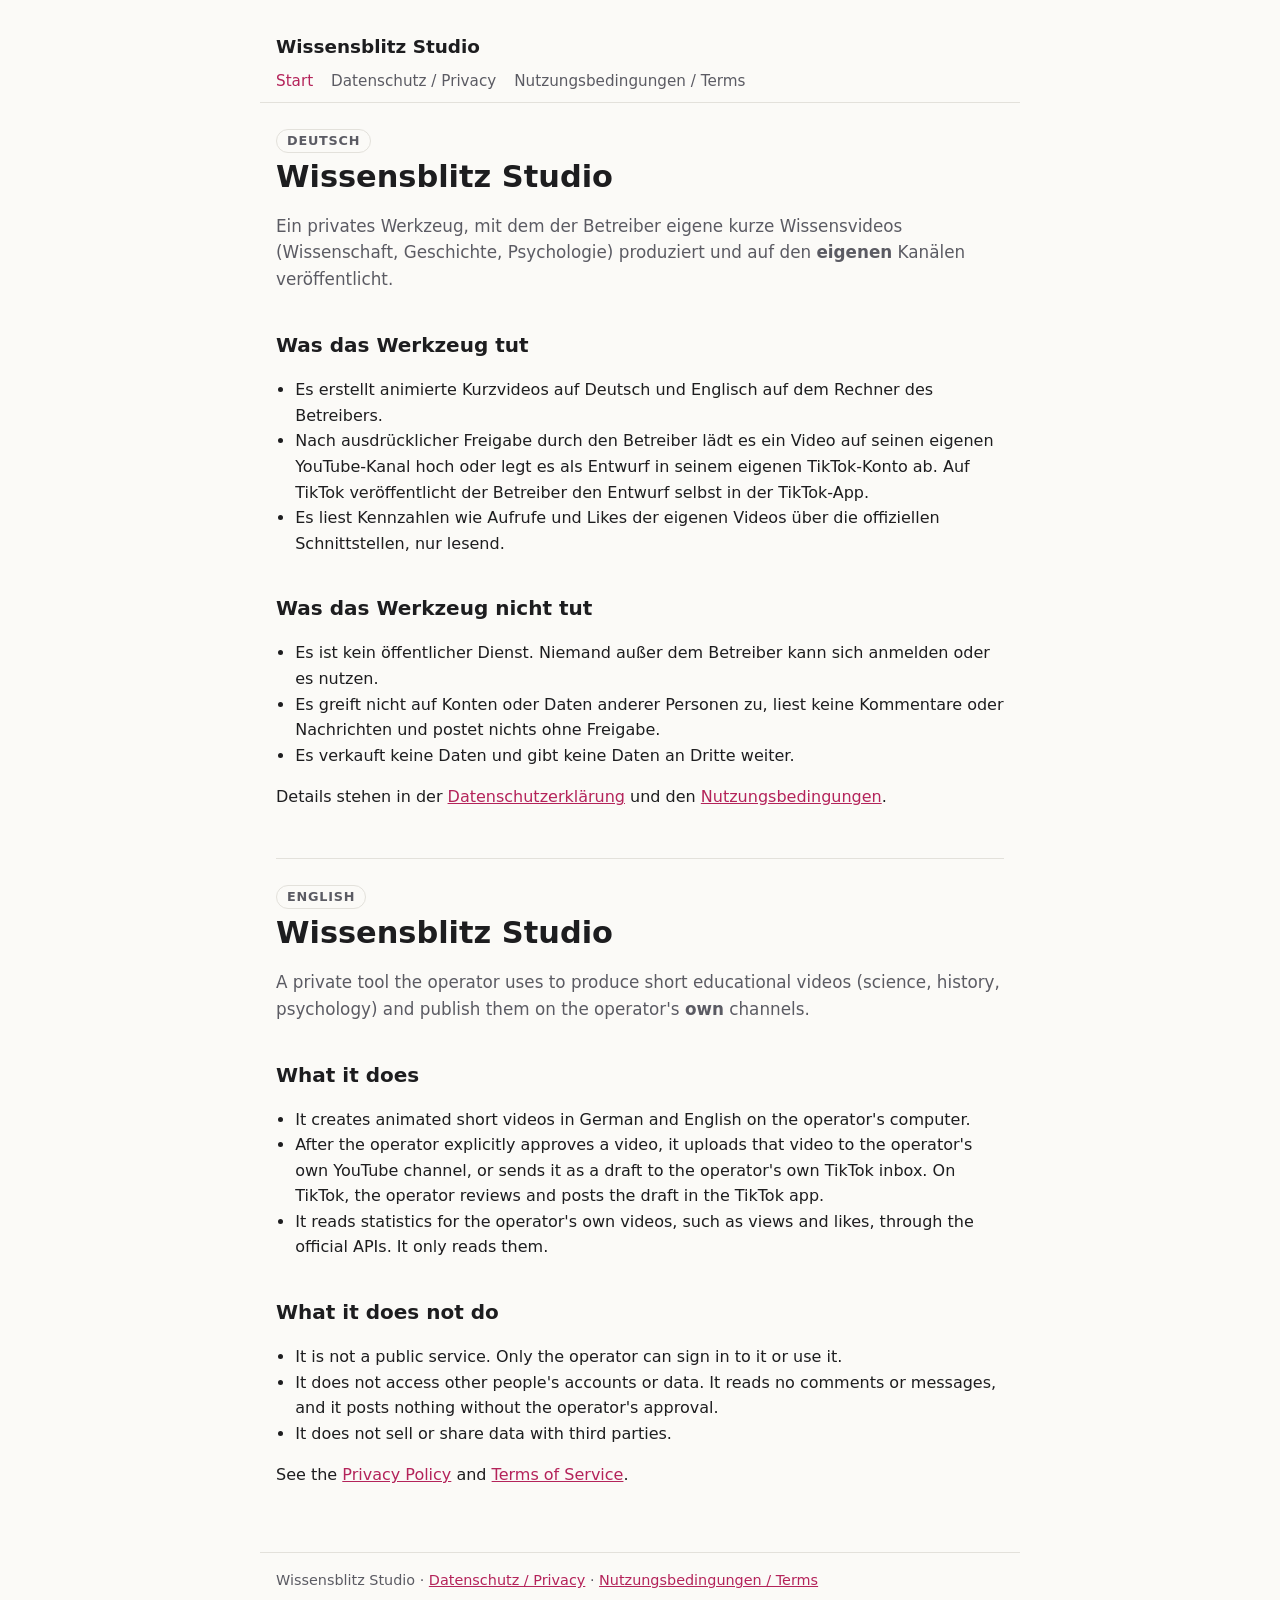
<file: index.html>
<!doctype html>
<html lang="de">
<head>
<meta charset="utf-8">
<meta name="robots" content="noindex, nofollow">
<meta name="viewport" content="width=device-width, initial-scale=1">
<title>Wissensblitz Studio</title>
<meta name="description" content="Wissensblitz Studio: a private tool for producing and publishing the operator's own short educational videos.">
<link rel="stylesheet" href="style.css">
</head>
<body>
<header>
  <a class="brand" href="index.html">Wissensblitz Studio</a>
  <nav>
    <a href="index.html" aria-current="page">Start</a>
    <a href="privacy.html">Datenschutz / Privacy</a>
    <a href="terms.html">Nutzungsbedingungen / Terms</a>
  </nav>
</header>
<main>
  <section class="lang-block" lang="de">
    <span class="lang">Deutsch</span>
    <h1>Wissensblitz Studio</h1>
    <p class="lead">Ein privates Werkzeug, mit dem der Betreiber eigene kurze Wissensvideos (Wissenschaft, Geschichte, Psychologie) produziert und auf den <strong>eigenen</strong> Kanälen veröffentlicht.</p>
    <h2>Was das Werkzeug tut</h2>
    <ul>
      <li>Es erstellt animierte Kurzvideos auf Deutsch und Englisch auf dem Rechner des Betreibers.</li>
      <li>Nach ausdrücklicher Freigabe durch den Betreiber lädt es ein Video auf seinen eigenen YouTube-Kanal hoch oder legt es als Entwurf in seinem eigenen TikTok-Konto ab. Auf TikTok veröffentlicht der Betreiber den Entwurf selbst in der TikTok-App.</li>
      <li>Es liest Kennzahlen wie Aufrufe und Likes der eigenen Videos über die offiziellen Schnittstellen, nur lesend.</li>
    </ul>
    <h2>Was das Werkzeug nicht tut</h2>
    <ul>
      <li>Es ist kein öffentlicher Dienst. Niemand außer dem Betreiber kann sich anmelden oder es nutzen.</li>
      <li>Es greift nicht auf Konten oder Daten anderer Personen zu, liest keine Kommentare oder Nachrichten und postet nichts ohne Freigabe.</li>
      <li>Es verkauft keine Daten und gibt keine Daten an Dritte weiter.</li>
    </ul>
    <p>Details stehen in der <a href="privacy.html">Datenschutzerklärung</a> und den <a href="terms.html">Nutzungsbedingungen</a>.</p>
  </section>

  <section class="lang-block" lang="en">
    <span class="lang">English</span>
    <h1>Wissensblitz Studio</h1>
    <p class="lead">A private tool the operator uses to produce short educational videos (science, history, psychology) and publish them on the operator's <strong>own</strong> channels.</p>
    <h2>What it does</h2>
    <ul>
      <li>It creates animated short videos in German and English on the operator's computer.</li>
      <li>After the operator explicitly approves a video, it uploads that video to the operator's own YouTube channel, or sends it as a draft to the operator's own TikTok inbox. On TikTok, the operator reviews and posts the draft in the TikTok app.</li>
      <li>It reads statistics for the operator's own videos, such as views and likes, through the official APIs. It only reads them.</li>
    </ul>
    <h2>What it does not do</h2>
    <ul>
      <li>It is not a public service. Only the operator can sign in to it or use it.</li>
      <li>It does not access other people's accounts or data. It reads no comments or messages, and it posts nothing without the operator's approval.</li>
      <li>It does not sell or share data with third parties.</li>
    </ul>
    <p>See the <a href="privacy.html">Privacy Policy</a> and <a href="terms.html">Terms of Service</a>.</p>
  </section>
</main>
<footer>Wissensblitz Studio · <a href="privacy.html">Datenschutz / Privacy</a> · <a href="terms.html">Nutzungsbedingungen / Terms</a></footer>
</body>
</html>
</file>
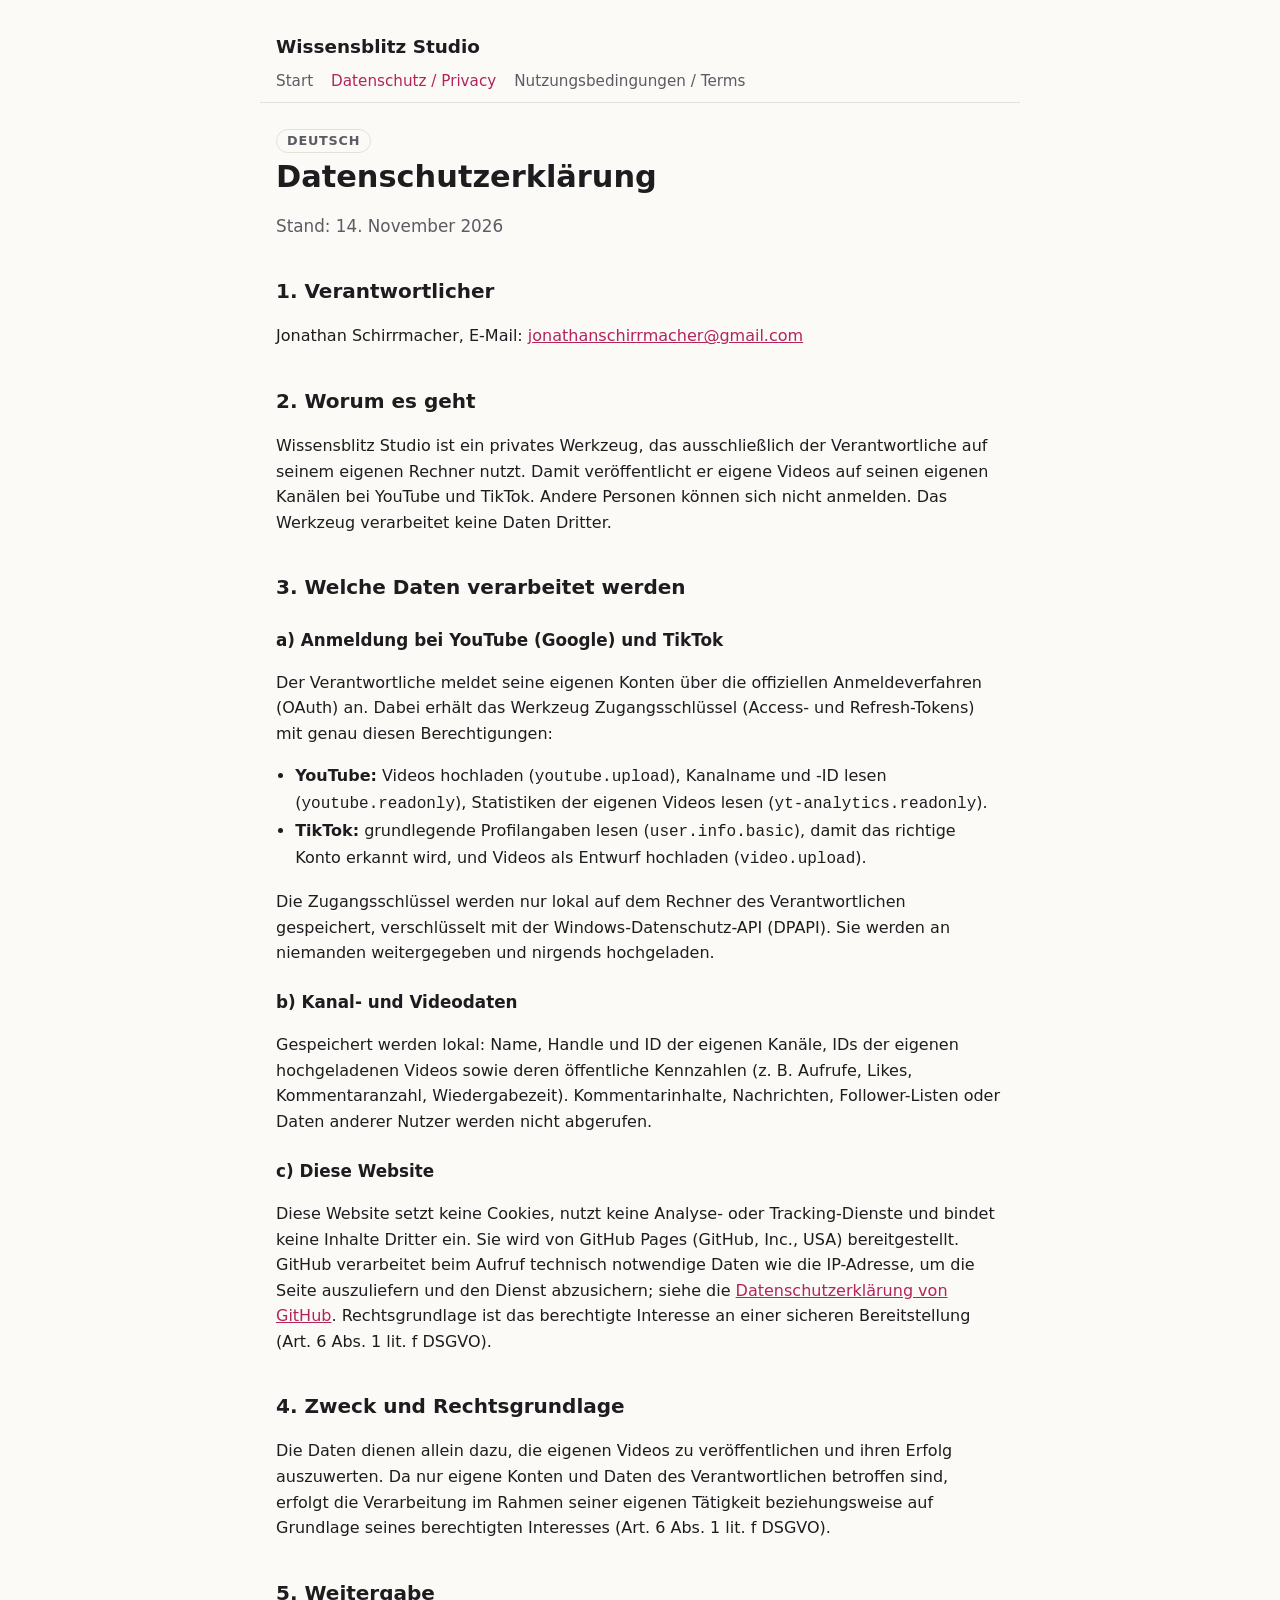
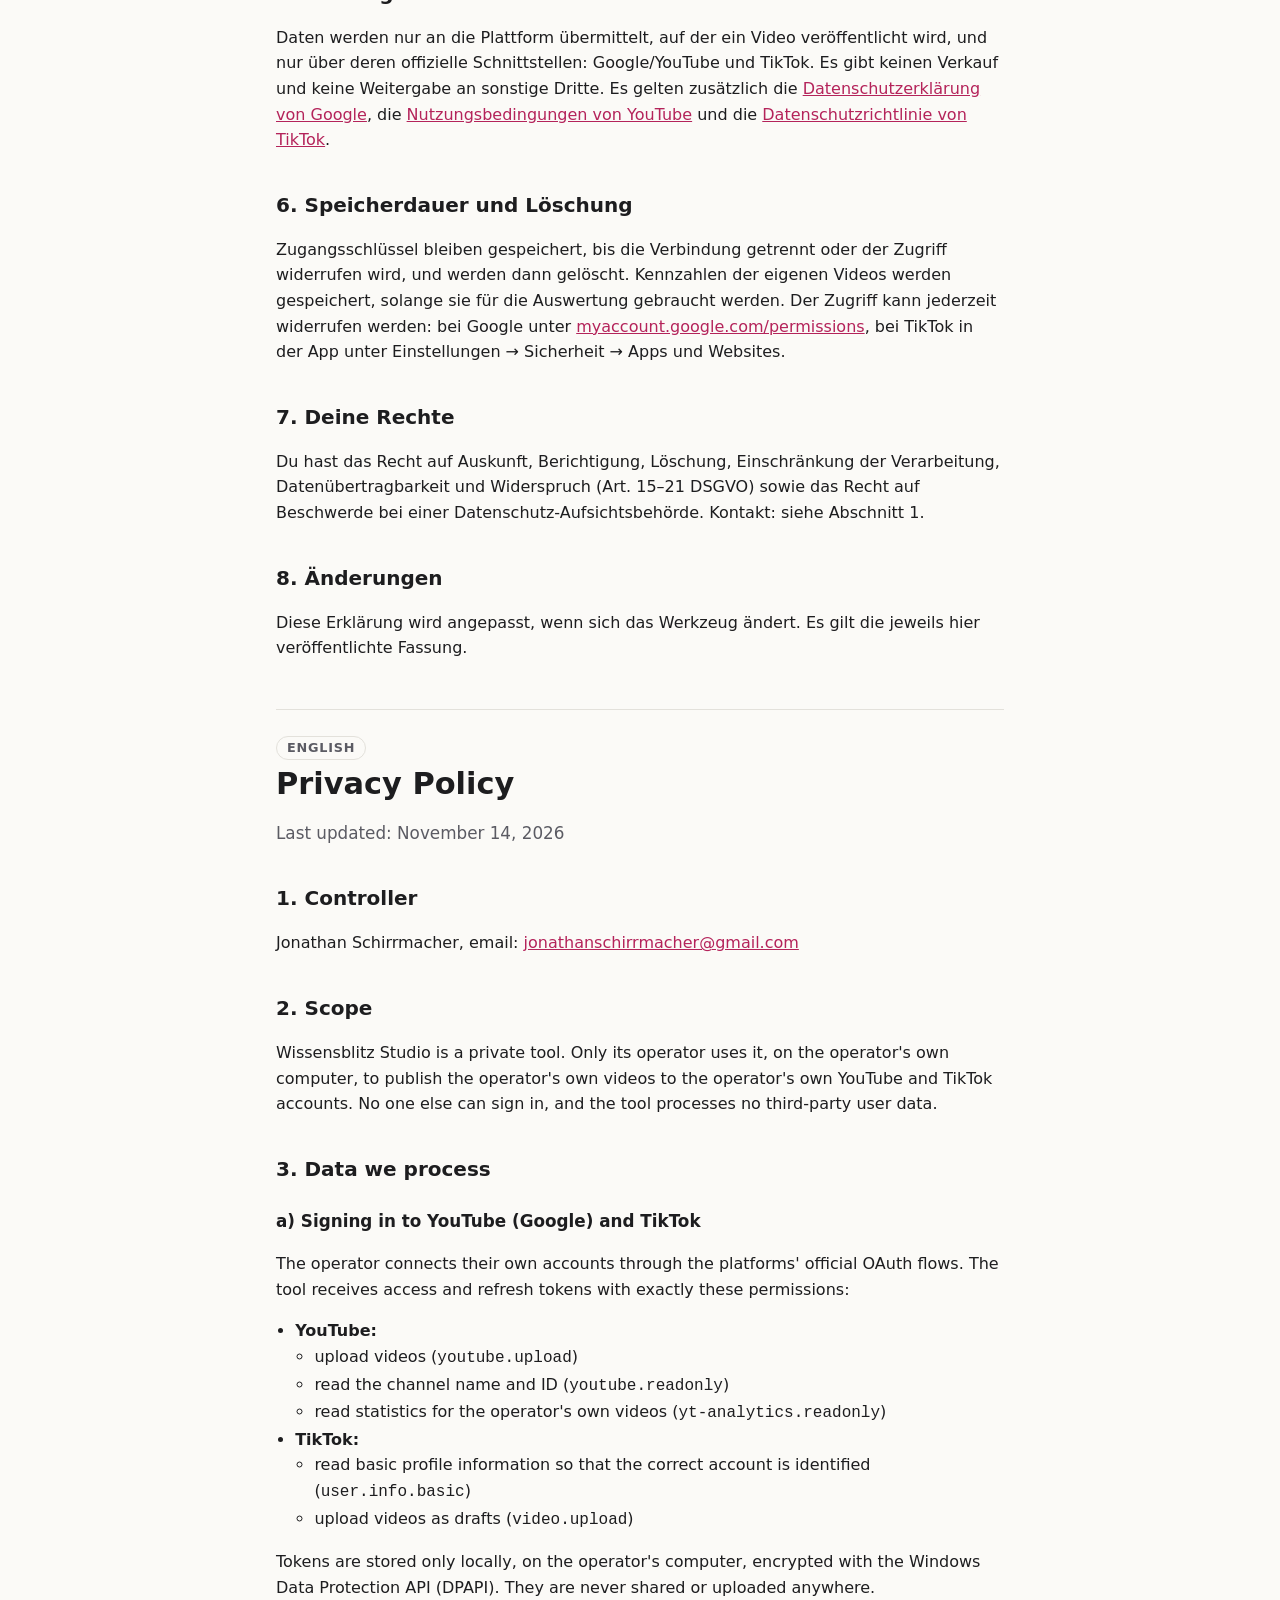
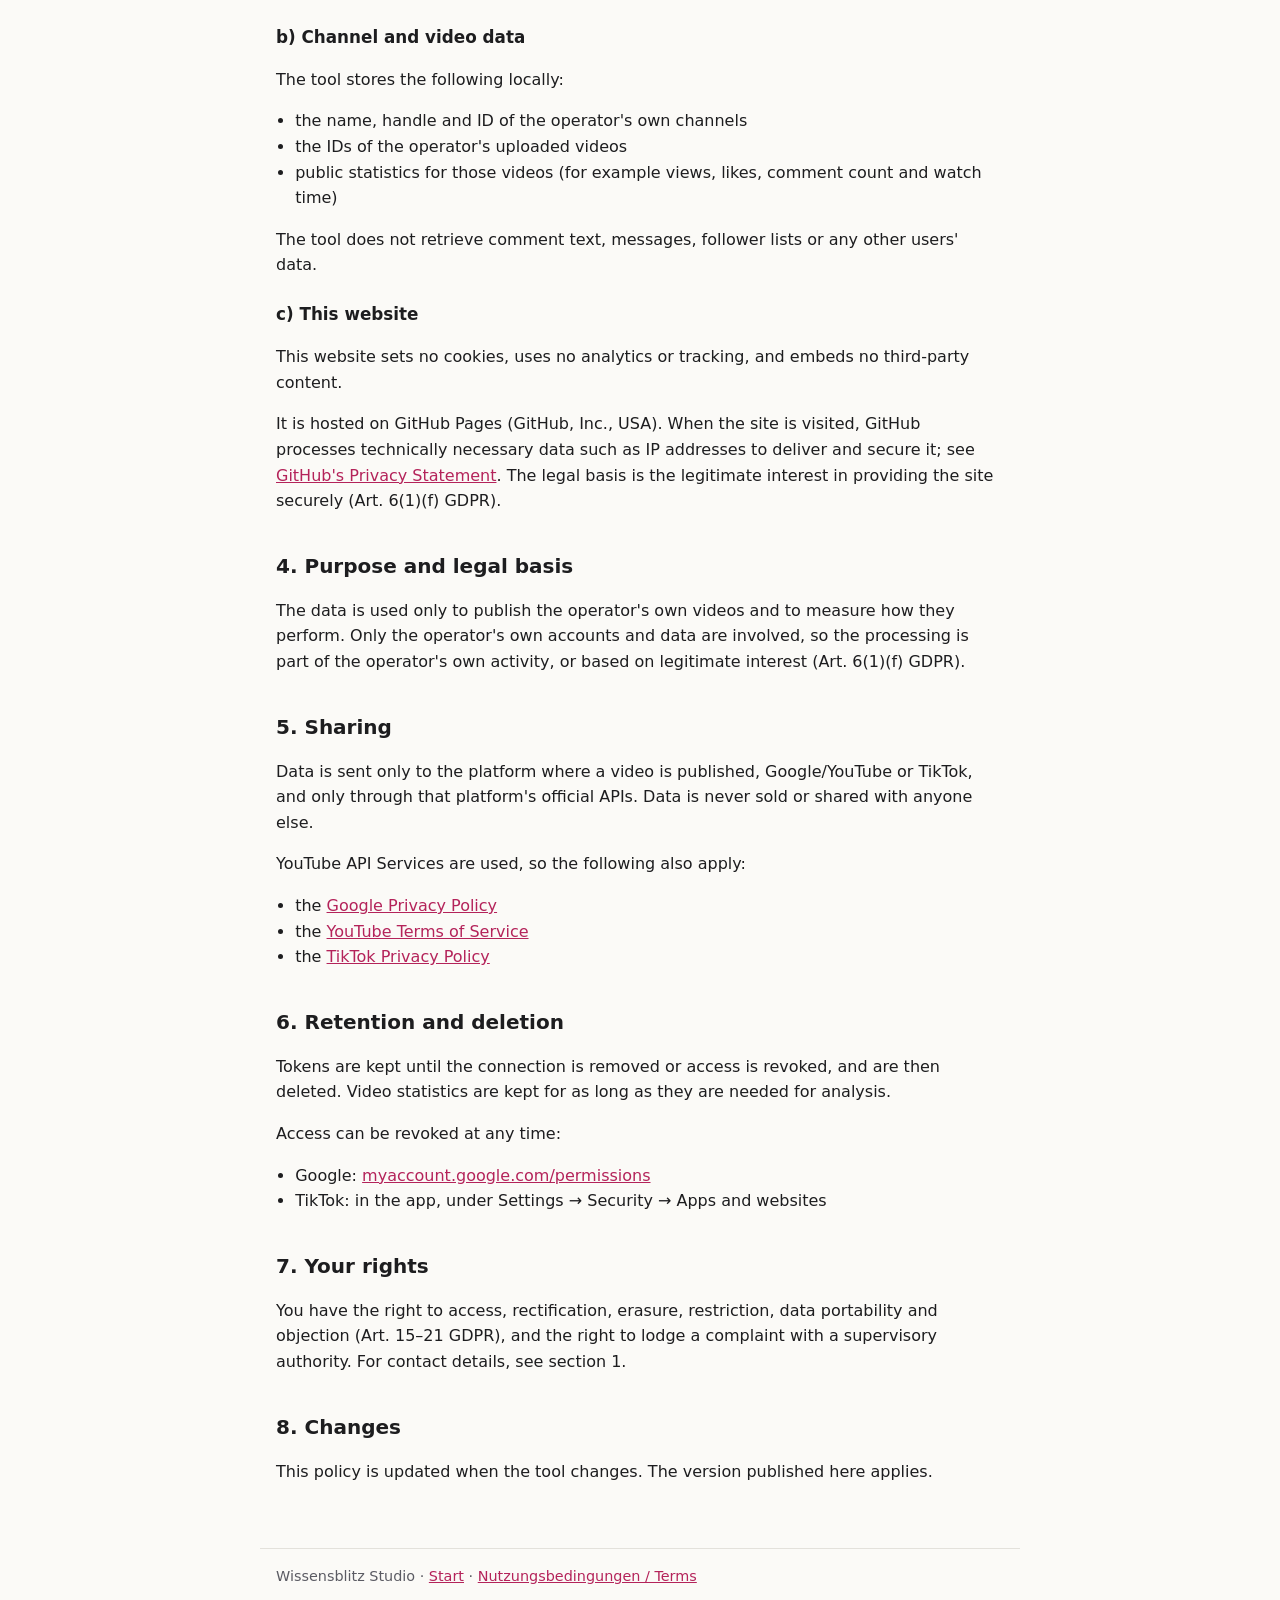
<file: privacy.html>
<!doctype html>
<html lang="de">
<head>
<meta charset="utf-8">
<meta name="robots" content="noindex, nofollow">
<meta name="viewport" content="width=device-width, initial-scale=1">
<title>Datenschutz – Privacy</title>
<meta name="description" content="Privacy Policy of Wissensblitz Studio.">
<link rel="stylesheet" href="style.css">
</head>
<body>
<header>
  <a class="brand" href="index.html">Wissensblitz Studio</a>
  <nav>
    <a href="index.html">Start</a>
    <a href="privacy.html" aria-current="page">Datenschutz / Privacy</a>
    <a href="terms.html">Nutzungsbedingungen / Terms</a>
  </nav>
</header>
<main>
  <section class="lang-block" lang="de">
    <span class="lang">Deutsch</span>
    <h1>Datenschutzerklärung</h1>
    <p class="lead">Stand: 14. November 2026</p>

    <h2>1. Verantwortlicher</h2>
    <p>Jonathan Schirrmacher, E-Mail: <a href="mailto:jonathanschirrmacher@gmail.com">jonathanschirrmacher@gmail.com</a></p>

    <h2>2. Worum es geht</h2>
    <p>Wissensblitz Studio ist ein privates Werkzeug, das ausschließlich der Verantwortliche auf seinem eigenen Rechner nutzt. Damit veröffentlicht er eigene Videos auf seinen eigenen Kanälen bei YouTube und TikTok. Andere Personen können sich nicht anmelden. Das Werkzeug verarbeitet keine Daten Dritter.</p>

    <h2>3. Welche Daten verarbeitet werden</h2>
    <h3>a) Anmeldung bei YouTube (Google) und TikTok</h3>
    <p>Der Verantwortliche meldet seine eigenen Konten über die offiziellen Anmeldeverfahren (OAuth) an. Dabei erhält das Werkzeug Zugangsschlüssel (Access- und Refresh-Tokens) mit genau diesen Berechtigungen:</p>
    <ul>
      <li><strong>YouTube:</strong> Videos hochladen (<code>youtube.upload</code>), Kanalname und -ID lesen (<code>youtube.readonly</code>), Statistiken der eigenen Videos lesen (<code>yt-analytics.readonly</code>).</li>
      <li><strong>TikTok:</strong> grundlegende Profilangaben lesen (<code>user.info.basic</code>), damit das richtige Konto erkannt wird, und Videos als Entwurf hochladen (<code>video.upload</code>).</li>
    </ul>
    <p>Die Zugangsschlüssel werden nur lokal auf dem Rechner des Verantwortlichen gespeichert, verschlüsselt mit der Windows-Datenschutz-API (DPAPI). Sie werden an niemanden weitergegeben und nirgends hochgeladen.</p>
    <h3>b) Kanal- und Videodaten</h3>
    <p>Gespeichert werden lokal: Name, Handle und ID der eigenen Kanäle, IDs der eigenen hochgeladenen Videos sowie deren öffentliche Kennzahlen (z. B. Aufrufe, Likes, Kommentaranzahl, Wiedergabezeit). Kommentarinhalte, Nachrichten, Follower-Listen oder Daten anderer Nutzer werden nicht abgerufen.</p>
    <h3>c) Diese Website</h3>
    <p>Diese Website setzt keine Cookies, nutzt keine Analyse- oder Tracking-Dienste und bindet keine Inhalte Dritter ein. Sie wird von GitHub Pages (GitHub, Inc., USA) bereitgestellt. GitHub verarbeitet beim Aufruf technisch notwendige Daten wie die IP-Adresse, um die Seite auszuliefern und den Dienst abzusichern; siehe die <a href="https://docs.github.com/de/site-policy/privacy-policies/github-general-privacy-statement">Datenschutzerklärung von GitHub</a>. Rechtsgrundlage ist das berechtigte Interesse an einer sicheren Bereitstellung (Art. 6 Abs. 1 lit. f DSGVO).</p>

    <h2>4. Zweck und Rechtsgrundlage</h2>
    <p>Die Daten dienen allein dazu, die eigenen Videos zu veröffentlichen und ihren Erfolg auszuwerten. Da nur eigene Konten und Daten des Verantwortlichen betroffen sind, erfolgt die Verarbeitung im Rahmen seiner eigenen Tätigkeit beziehungsweise auf Grundlage seines berechtigten Interesses (Art. 6 Abs. 1 lit. f DSGVO).</p>

    <h2>5. Weitergabe</h2>
    <p>Daten werden nur an die Plattform übermittelt, auf der ein Video veröffentlicht wird, und nur über deren offizielle Schnittstellen: Google/YouTube und TikTok. Es gibt keinen Verkauf und keine Weitergabe an sonstige Dritte. Es gelten zusätzlich die <a href="https://policies.google.com/privacy">Datenschutzerklärung von Google</a>, die <a href="https://www.youtube.com/t/terms">Nutzungsbedingungen von YouTube</a> und die <a href="https://www.tiktok.com/legal/privacy-policy-eea">Datenschutzrichtlinie von TikTok</a>.</p>

    <h2>6. Speicherdauer und Löschung</h2>
    <p>Zugangsschlüssel bleiben gespeichert, bis die Verbindung getrennt oder der Zugriff widerrufen wird, und werden dann gelöscht. Kennzahlen der eigenen Videos werden gespeichert, solange sie für die Auswertung gebraucht werden. Der Zugriff kann jederzeit widerrufen werden: bei Google unter <a href="https://myaccount.google.com/permissions">myaccount.google.com/permissions</a>, bei TikTok in der App unter Einstellungen → Sicherheit → Apps und Websites.</p>

    <h2>7. Deine Rechte</h2>
    <p>Du hast das Recht auf Auskunft, Berichtigung, Löschung, Einschränkung der Verarbeitung, Datenübertragbarkeit und Widerspruch (Art. 15–21 DSGVO) sowie das Recht auf Beschwerde bei einer Datenschutz-Aufsichtsbehörde. Kontakt: siehe Abschnitt 1.</p>

    <h2>8. Änderungen</h2>
    <p>Diese Erklärung wird angepasst, wenn sich das Werkzeug ändert. Es gilt die jeweils hier veröffentlichte Fassung.</p>
  </section>

  <section class="lang-block" lang="en">
    <span class="lang">English</span>
    <h1>Privacy Policy</h1>
    <p class="lead">Last updated: November 14, 2026</p>

    <h2>1. Controller</h2>
    <p>Jonathan Schirrmacher, email: <a href="mailto:jonathanschirrmacher@gmail.com">jonathanschirrmacher@gmail.com</a></p>

    <h2>2. Scope</h2>
    <p>Wissensblitz Studio is a private tool. Only its operator uses it, on the operator's own computer, to publish the operator's own videos to the operator's own YouTube and TikTok accounts. No one else can sign in, and the tool processes no third-party user data.</p>

    <h2>3. Data we process</h2>
    <h3>a) Signing in to YouTube (Google) and TikTok</h3>
    <p>The operator connects their own accounts through the platforms' official OAuth flows. The tool receives access and refresh tokens with exactly these permissions:</p>
    <ul>
      <li><strong>YouTube:</strong>
        <ul>
          <li>upload videos (<code>youtube.upload</code>)</li>
          <li>read the channel name and ID (<code>youtube.readonly</code>)</li>
          <li>read statistics for the operator's own videos (<code>yt-analytics.readonly</code>)</li>
        </ul>
      </li>
      <li><strong>TikTok:</strong>
        <ul>
          <li>read basic profile information so that the correct account is identified (<code>user.info.basic</code>)</li>
          <li>upload videos as drafts (<code>video.upload</code>)</li>
        </ul>
      </li>
    </ul>
    <p>Tokens are stored only locally, on the operator's computer, encrypted with the Windows Data Protection API (DPAPI). They are never shared or uploaded anywhere.</p>
    <h3>b) Channel and video data</h3>
    <p>The tool stores the following locally:</p>
    <ul>
      <li>the name, handle and ID of the operator's own channels</li>
      <li>the IDs of the operator's uploaded videos</li>
      <li>public statistics for those videos (for example views, likes, comment count and watch time)</li>
    </ul>
    <p>The tool does not retrieve comment text, messages, follower lists or any other users' data.</p>
    <h3>c) This website</h3>
    <p>This website sets no cookies, uses no analytics or tracking, and embeds no third-party content.</p>
    <p>It is hosted on GitHub Pages (GitHub, Inc., USA). When the site is visited, GitHub processes technically necessary data such as IP addresses to deliver and secure it; see <a href="https://docs.github.com/en/site-policy/privacy-policies/github-general-privacy-statement">GitHub's Privacy Statement</a>. The legal basis is the legitimate interest in providing the site securely (Art. 6(1)(f) GDPR).</p>

    <h2>4. Purpose and legal basis</h2>
    <p>The data is used only to publish the operator's own videos and to measure how they perform. Only the operator's own accounts and data are involved, so the processing is part of the operator's own activity, or based on legitimate interest (Art. 6(1)(f) GDPR).</p>

    <h2>5. Sharing</h2>
    <p>Data is sent only to the platform where a video is published, Google/YouTube or TikTok, and only through that platform's official APIs. Data is never sold or shared with anyone else.</p>
    <p>YouTube API Services are used, so the following also apply:</p>
    <ul>
      <li>the <a href="https://policies.google.com/privacy">Google Privacy Policy</a></li>
      <li>the <a href="https://www.youtube.com/t/terms">YouTube Terms of Service</a></li>
      <li>the <a href="https://www.tiktok.com/legal/privacy-policy-eea">TikTok Privacy Policy</a></li>
    </ul>

    <h2>6. Retention and deletion</h2>
    <p>Tokens are kept until the connection is removed or access is revoked, and are then deleted. Video statistics are kept for as long as they are needed for analysis.</p>
    <p>Access can be revoked at any time:</p>
    <ul>
      <li>Google: <a href="https://myaccount.google.com/permissions">myaccount.google.com/permissions</a></li>
      <li>TikTok: in the app, under Settings → Security → Apps and websites</li>
    </ul>

    <h2>7. Your rights</h2>
    <p>You have the right to access, rectification, erasure, restriction, data portability and objection (Art. 15–21 GDPR), and the right to lodge a complaint with a supervisory authority. For contact details, see section 1.</p>

    <h2>8. Changes</h2>
    <p>This policy is updated when the tool changes. The version published here applies.</p>
  </section>
</main>
<footer>Wissensblitz Studio · <a href="index.html">Start</a> · <a href="terms.html">Nutzungsbedingungen / Terms</a></footer>
</body>
</html>
</file>
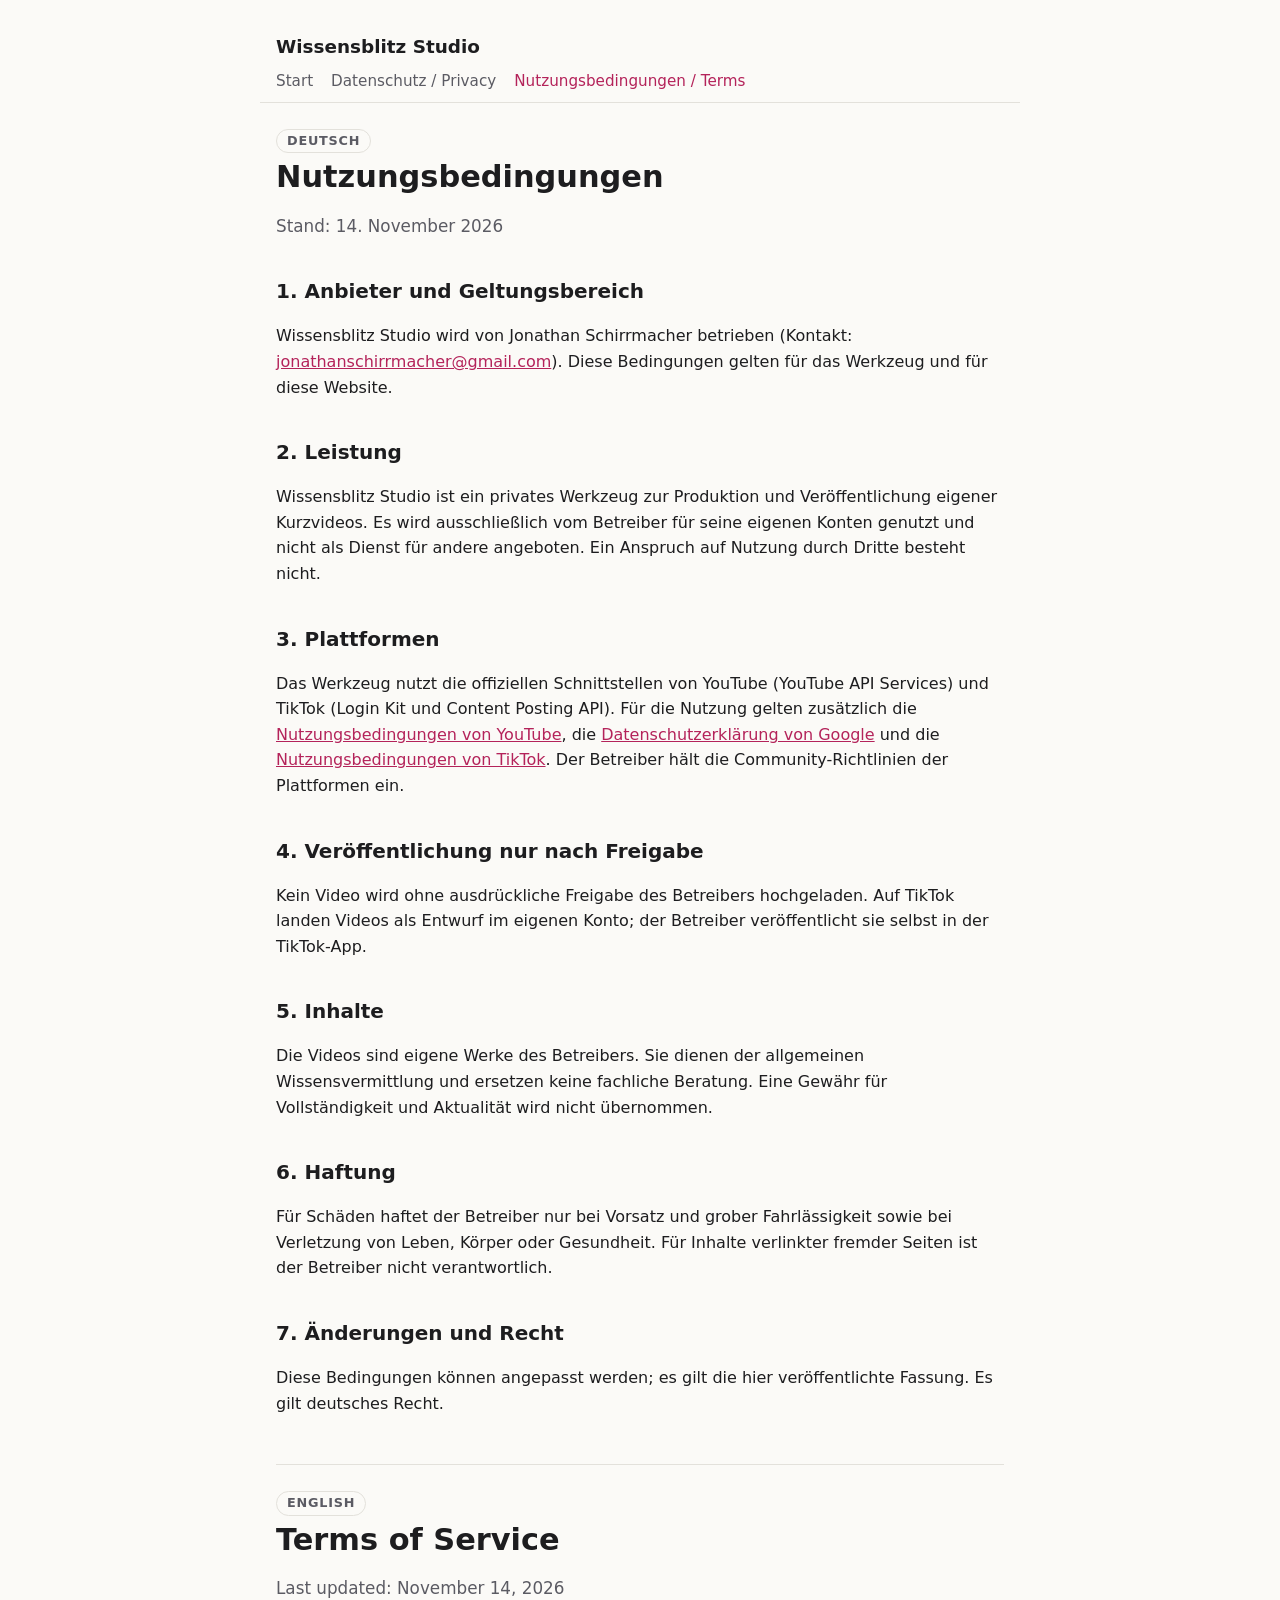
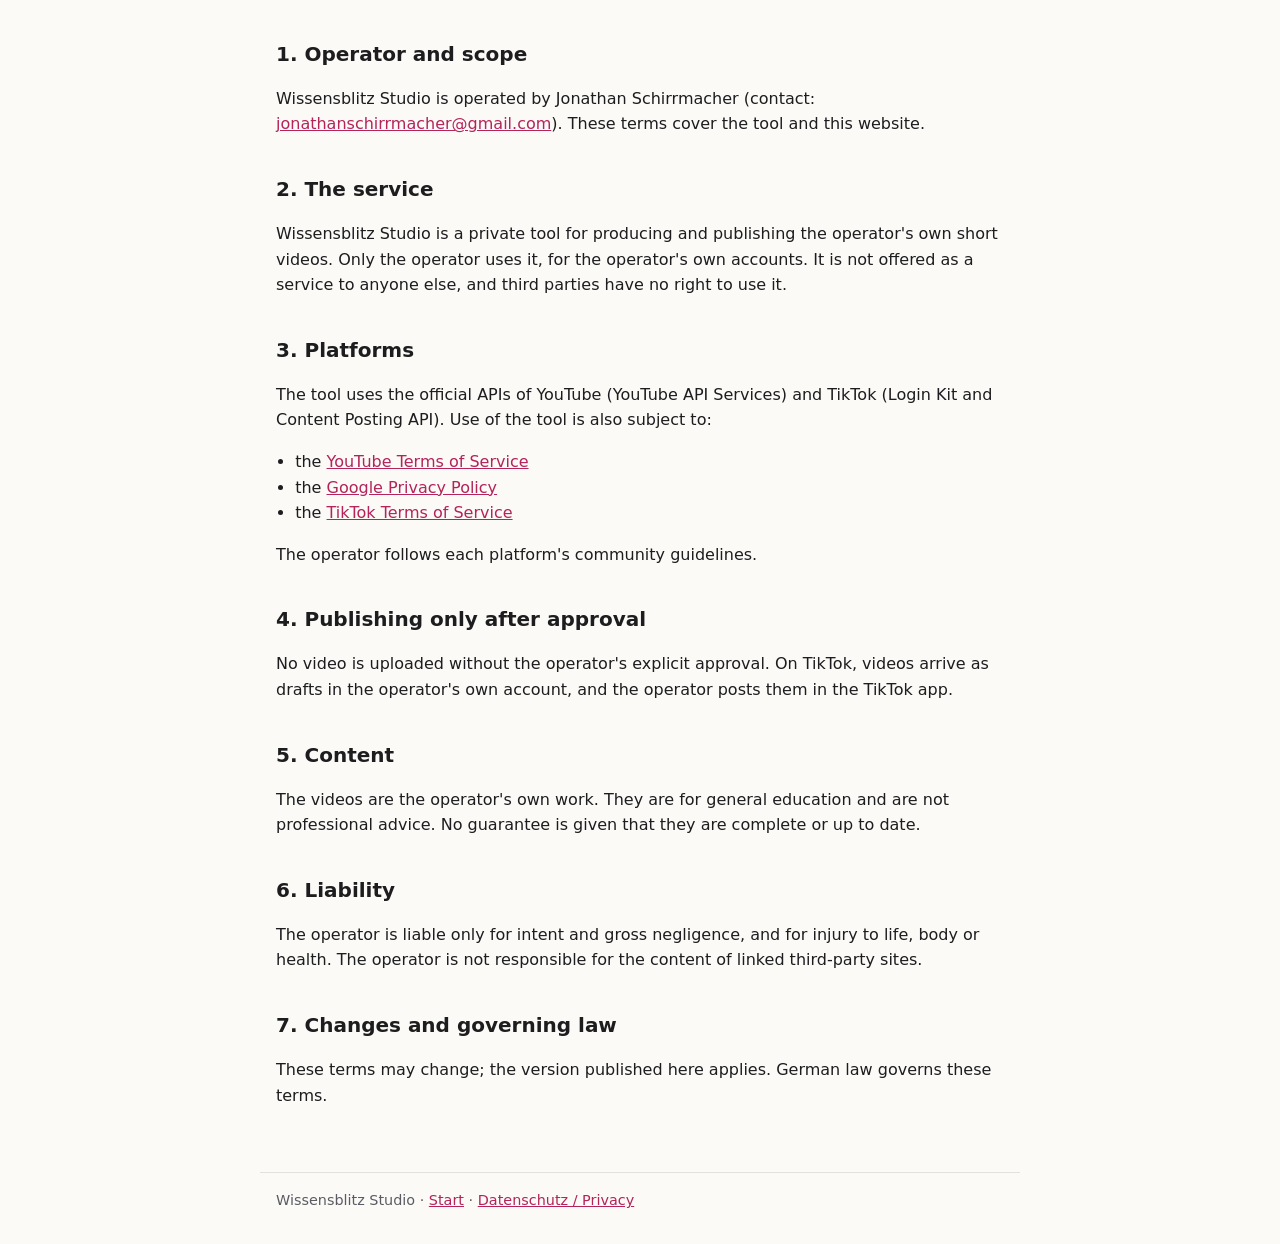
<file: terms.html>
<!doctype html>
<html lang="de">
<head>
<meta charset="utf-8">
<meta name="robots" content="noindex, nofollow">
<meta name="viewport" content="width=device-width, initial-scale=1">
<title>Nutzungsbedingungen – Terms</title>
<meta name="description" content="Terms of Service of Wissensblitz Studio.">
<link rel="stylesheet" href="style.css">
</head>
<body>
<header>
  <a class="brand" href="index.html">Wissensblitz Studio</a>
  <nav>
    <a href="index.html">Start</a>
    <a href="privacy.html">Datenschutz / Privacy</a>
    <a href="terms.html" aria-current="page">Nutzungsbedingungen / Terms</a>
  </nav>
</header>
<main>
  <section class="lang-block" lang="de">
    <span class="lang">Deutsch</span>
    <h1>Nutzungsbedingungen</h1>
    <p class="lead">Stand: 14. November 2026</p>

    <h2>1. Anbieter und Geltungsbereich</h2>
    <p>Wissensblitz Studio wird von Jonathan Schirrmacher betrieben (Kontakt: <a href="mailto:jonathanschirrmacher@gmail.com">jonathanschirrmacher@gmail.com</a>). Diese Bedingungen gelten für das Werkzeug und für diese Website.</p>

    <h2>2. Leistung</h2>
    <p>Wissensblitz Studio ist ein privates Werkzeug zur Produktion und Veröffentlichung eigener Kurzvideos. Es wird ausschließlich vom Betreiber für seine eigenen Konten genutzt und nicht als Dienst für andere angeboten. Ein Anspruch auf Nutzung durch Dritte besteht nicht.</p>

    <h2>3. Plattformen</h2>
    <p>Das Werkzeug nutzt die offiziellen Schnittstellen von YouTube (YouTube API Services) und TikTok (Login Kit und Content Posting API). Für die Nutzung gelten zusätzlich die <a href="https://www.youtube.com/t/terms">Nutzungsbedingungen von YouTube</a>, die <a href="https://policies.google.com/privacy">Datenschutzerklärung von Google</a> und die <a href="https://www.tiktok.com/legal/terms-of-service-eea">Nutzungsbedingungen von TikTok</a>. Der Betreiber hält die Community-Richtlinien der Plattformen ein.</p>

    <h2>4. Veröffentlichung nur nach Freigabe</h2>
    <p>Kein Video wird ohne ausdrückliche Freigabe des Betreibers hochgeladen. Auf TikTok landen Videos als Entwurf im eigenen Konto; der Betreiber veröffentlicht sie selbst in der TikTok-App.</p>

    <h2>5. Inhalte</h2>
    <p>Die Videos sind eigene Werke des Betreibers. Sie dienen der allgemeinen Wissensvermittlung und ersetzen keine fachliche Beratung. Eine Gewähr für Vollständigkeit und Aktualität wird nicht übernommen.</p>

    <h2>6. Haftung</h2>
    <p>Für Schäden haftet der Betreiber nur bei Vorsatz und grober Fahrlässigkeit sowie bei Verletzung von Leben, Körper oder Gesundheit. Für Inhalte verlinkter fremder Seiten ist der Betreiber nicht verantwortlich.</p>

    <h2>7. Änderungen und Recht</h2>
    <p>Diese Bedingungen können angepasst werden; es gilt die hier veröffentlichte Fassung. Es gilt deutsches Recht.</p>
  </section>

  <section class="lang-block" lang="en">
    <span class="lang">English</span>
    <h1>Terms of Service</h1>
    <p class="lead">Last updated: November 14, 2026</p>

    <h2>1. Operator and scope</h2>
    <p>Wissensblitz Studio is operated by Jonathan Schirrmacher (contact: <a href="mailto:jonathanschirrmacher@gmail.com">jonathanschirrmacher@gmail.com</a>). These terms cover the tool and this website.</p>

    <h2>2. The service</h2>
    <p>Wissensblitz Studio is a private tool for producing and publishing the operator's own short videos. Only the operator uses it, for the operator's own accounts. It is not offered as a service to anyone else, and third parties have no right to use it.</p>

    <h2>3. Platforms</h2>
    <p>The tool uses the official APIs of YouTube (YouTube API Services) and TikTok (Login Kit and Content Posting API). Use of the tool is also subject to:</p>
    <ul>
      <li>the <a href="https://www.youtube.com/t/terms">YouTube Terms of Service</a></li>
      <li>the <a href="https://policies.google.com/privacy">Google Privacy Policy</a></li>
      <li>the <a href="https://www.tiktok.com/legal/terms-of-service-eea">TikTok Terms of Service</a></li>
    </ul>
    <p>The operator follows each platform's community guidelines.</p>

    <h2>4. Publishing only after approval</h2>
    <p>No video is uploaded without the operator's explicit approval. On TikTok, videos arrive as drafts in the operator's own account, and the operator posts them in the TikTok app.</p>

    <h2>5. Content</h2>
    <p>The videos are the operator's own work. They are for general education and are not professional advice. No guarantee is given that they are complete or up to date.</p>

    <h2>6. Liability</h2>
    <p>The operator is liable only for intent and gross negligence, and for injury to life, body or health. The operator is not responsible for the content of linked third-party sites.</p>

    <h2>7. Changes and governing law</h2>
    <p>These terms may change; the version published here applies. German law governs these terms.</p>
  </section>
</main>
<footer>Wissensblitz Studio · <a href="index.html">Start</a> · <a href="privacy.html">Datenschutz / Privacy</a></footer>
</body>
</html>
</file>
<file: style.css>
:root {
  --bg: #fbfaf7;
  --fg: #1d1d1f;
  --muted: #5b5b63;
  --line: #e3e1db;
  --accent: #b4235a;
  color-scheme: light dark;
}
@media (prefers-color-scheme: dark) {
  :root {
    --bg: #141416;
    --fg: #ececef;
    --muted: #a3a3ad;
    --line: #2d2d33;
    --accent: #f06a9b;
  }
}
* { box-sizing: border-box; }
body {
  margin: 0;
  background: var(--bg);
  color: var(--fg);
  font: 16px/1.6 system-ui, -apple-system, "Segoe UI", Roboto, sans-serif;
}
main, header, footer { max-width: 760px; margin: 0 auto; padding: 0 16px; }
header { padding-top: 32px; padding-bottom: 8px; border-bottom: 1px solid var(--line); }
header a.brand { color: var(--fg); text-decoration: none; font-weight: 700; font-size: 1.15rem; }
nav { display: flex; flex-wrap: wrap; gap: 4px 18px; margin-top: 8px; }
nav a { color: var(--muted); text-decoration: none; font-size: .95rem; }
nav a:hover, nav a[aria-current] { color: var(--accent); }
main { padding-top: 24px; padding-bottom: 48px; }
h1 { font-size: 1.9rem; line-height: 1.2; margin: .2em 0 .4em; }
h2 { font-size: 1.25rem; margin: 1.8em 0 .4em; }
h3 { font-size: 1.05rem; margin: 1.4em 0 .3em; }
a { color: var(--accent); }
p.lead { color: var(--muted); font-size: 1.05rem; }
.lang { display: inline-block; font-size: .8rem; font-weight: 600; letter-spacing: .06em; text-transform: uppercase; color: var(--muted); border: 1px solid var(--line); border-radius: 999px; padding: 1px 10px; }
section.lang-block + section.lang-block { margin-top: 48px; padding-top: 24px; border-top: 1px solid var(--line); }
ul { padding-left: 1.2em; }
footer { padding-top: 16px; padding-bottom: 32px; border-top: 1px solid var(--line); color: var(--muted); font-size: .9rem; }
.placeholder { background: #ffe9a8; color: #3b2f00; padding: 0 4px; border-radius: 3px; }
</file>
